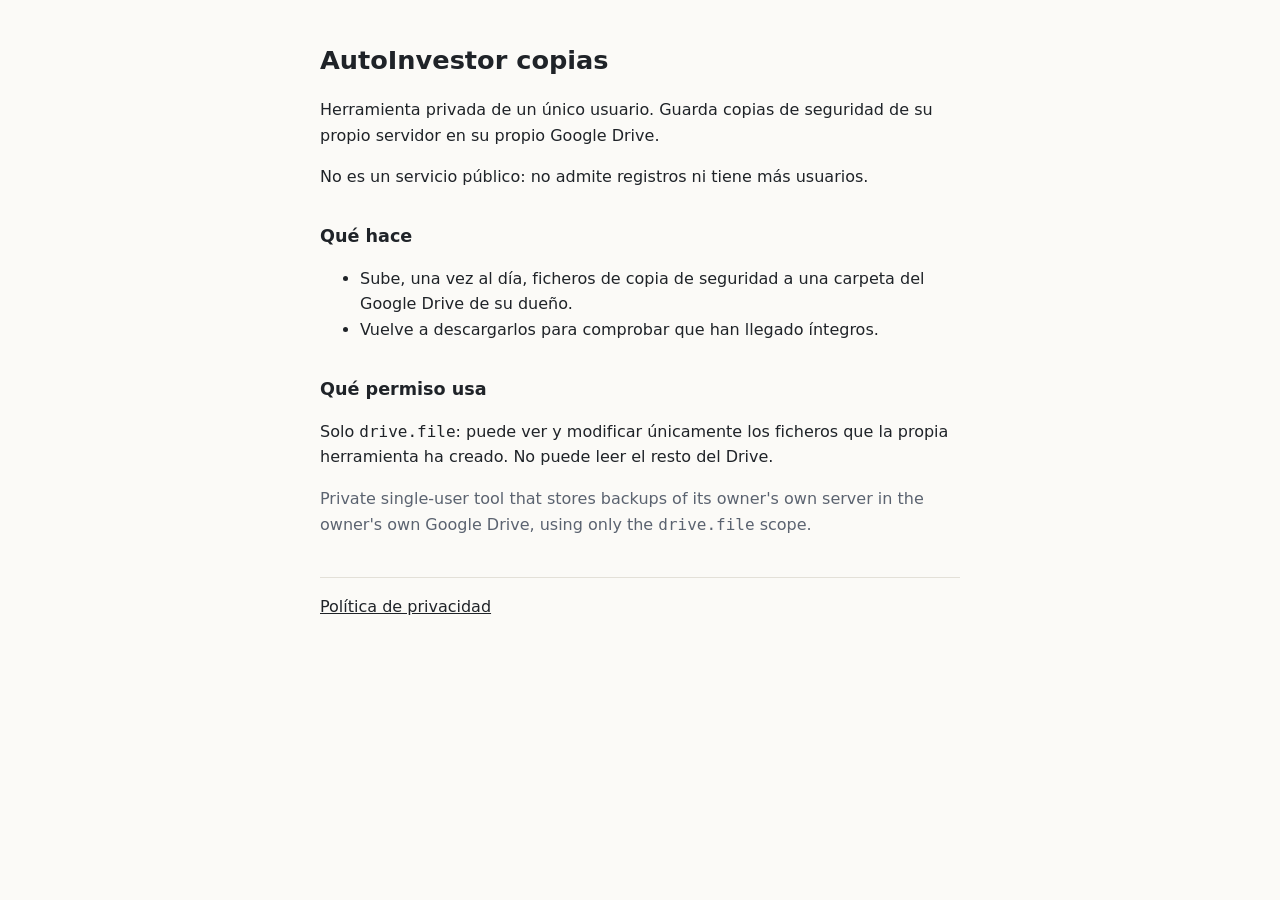
<file: index.html>
<!doctype html>
<html lang="es">
<head>
<meta charset="utf-8">
<meta name="viewport" content="width=device-width, initial-scale=1">
<title>AutoInvestor copias</title>
<link rel="stylesheet" href="style.css">
</head>
<body>
<main>
<h1>AutoInvestor copias</h1>
<p>Herramienta privada de un único usuario. Guarda copias de seguridad de su propio servidor en su propio Google Drive.</p>
<p>No es un servicio público: no admite registros ni tiene más usuarios.</p>
<h2>Qué hace</h2>
<ul>
<li>Sube, una vez al día, ficheros de copia de seguridad a una carpeta del Google Drive de su dueño.</li>
<li>Vuelve a descargarlos para comprobar que han llegado íntegros.</li>
</ul>
<h2>Qué permiso usa</h2>
<p>Solo <code>drive.file</code>: puede ver y modificar únicamente los ficheros que la propia herramienta ha creado. No puede leer el resto del Drive.</p>
<p lang="en" class="muted">Private single-user tool that stores backups of its owner's own server in the owner's own Google Drive, using only the <code>drive.file</code> scope.</p>
<nav><a href="privacidad.html">Política de privacidad</a></nav>
</main>
</body>
</html>
</file>
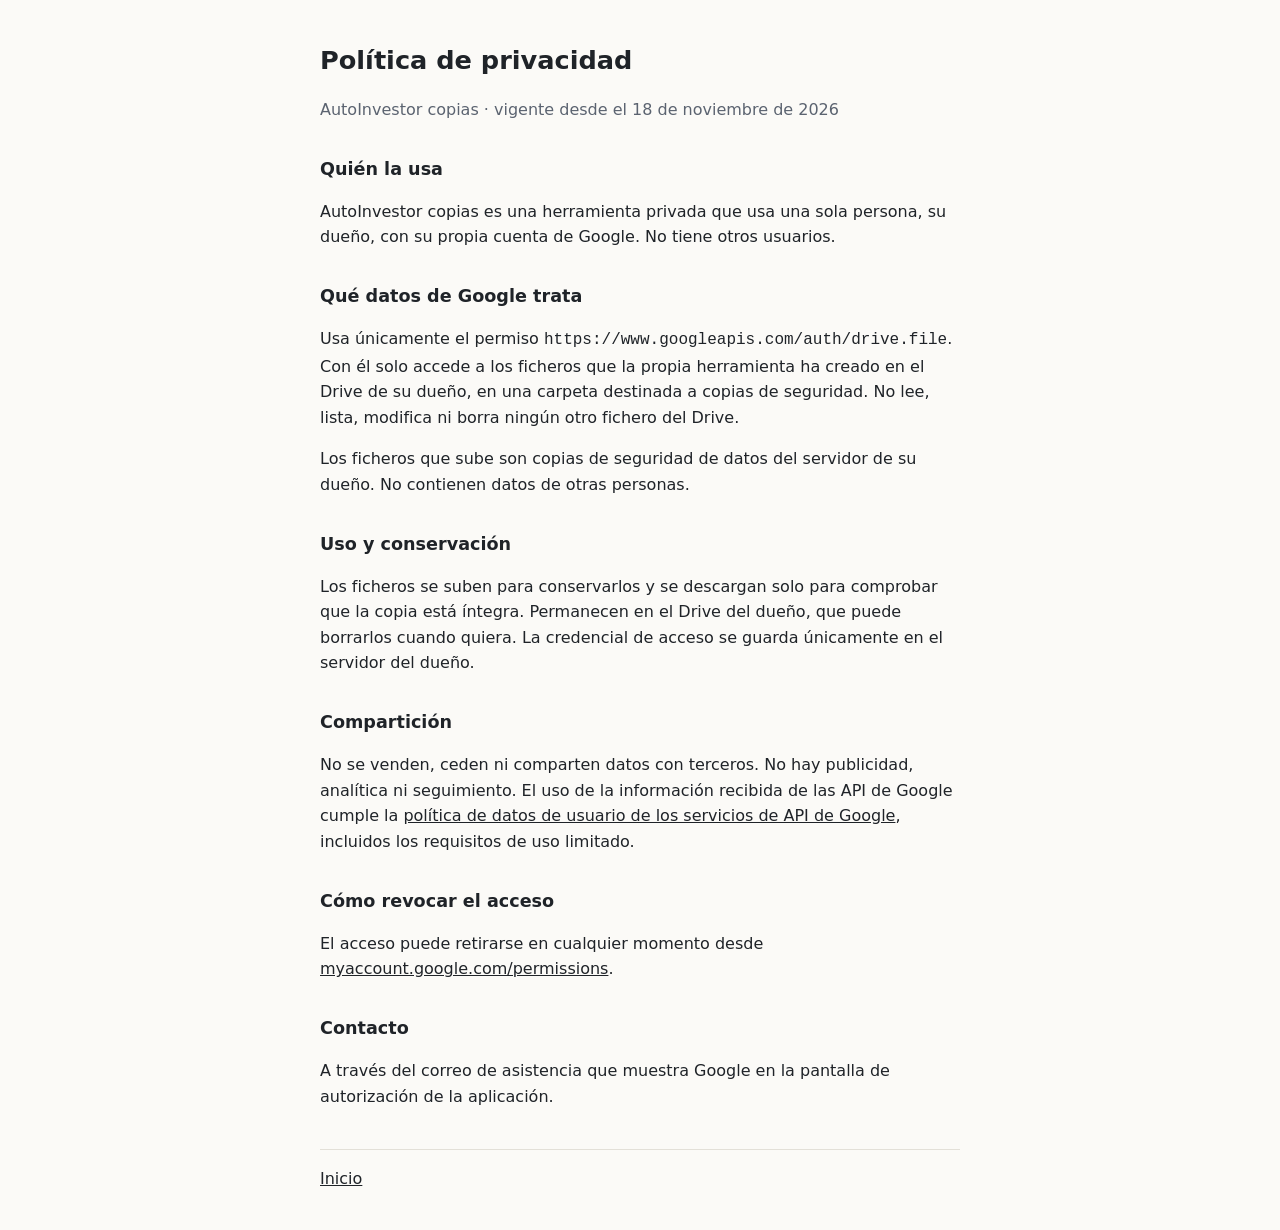
<file: privacidad.html>
<!doctype html>
<html lang="es">
<head>
<meta charset="utf-8">
<meta name="viewport" content="width=device-width, initial-scale=1">
<title>Política de privacidad</title>
<link rel="stylesheet" href="style.css">
</head>
<body>
<main>
<h1>Política de privacidad</h1>
<p class="muted">AutoInvestor copias · vigente desde el 18 de noviembre de 2026</p>
<h2>Quién la usa</h2>
<p>AutoInvestor copias es una herramienta privada que usa una sola persona, su dueño, con su propia cuenta de Google. No tiene otros usuarios.</p>
<h2>Qué datos de Google trata</h2>
<p>Usa únicamente el permiso <code>https://www.googleapis.com/auth/drive.file</code>. Con él solo accede a los ficheros que la propia herramienta ha creado en el Drive de su dueño, en una carpeta destinada a copias de seguridad. No lee, lista, modifica ni borra ningún otro fichero del Drive.</p>
<p>Los ficheros que sube son copias de seguridad de datos del servidor de su dueño. No contienen datos de otras personas.</p>
<h2>Uso y conservación</h2>
<p>Los ficheros se suben para conservarlos y se descargan solo para comprobar que la copia está íntegra. Permanecen en el Drive del dueño, que puede borrarlos cuando quiera. La credencial de acceso se guarda únicamente en el servidor del dueño.</p>
<h2>Compartición</h2>
<p>No se venden, ceden ni comparten datos con terceros. No hay publicidad, analítica ni seguimiento. El uso de la información recibida de las API de Google cumple la <a href="https://developers.google.com/terms/api-services-user-data-policy">política de datos de usuario de los servicios de API de Google</a>, incluidos los requisitos de uso limitado.</p>
<h2>Cómo revocar el acceso</h2>
<p>El acceso puede retirarse en cualquier momento desde <a href="https://myaccount.google.com/permissions">myaccount.google.com/permissions</a>.</p>
<h2>Contacto</h2>
<p>A través del correo de asistencia que muestra Google en la pantalla de autorización de la aplicación.</p>
<nav><a href="./">Inicio</a></nav>
</main>
</body>
</html>
</file>
<file: style.css>
:root{--bg:#fbfaf7;--fg:#1f2328;--muted:#5b6370;--line:#e3e0d8}
@media (prefers-color-scheme:dark){:root{--bg:#16181c;--fg:#e6e6e6;--muted:#a3a9b3;--line:#2c3036}}
body{background:var(--bg);color:var(--fg);font:16px/1.6 system-ui,-apple-system,Segoe UI,sans-serif;margin:0}
main{max-width:640px;margin:0 auto;padding:40px 16px}
h1{font-size:1.6rem;margin:0 0 .5rem}h2{font-size:1.1rem;margin-top:2rem}
p,li{color:var(--fg)}small,.muted{color:var(--muted)}
nav{border-top:1px solid var(--line);margin-top:2.5rem;padding-top:1rem}
a{color:inherit}
</file>
